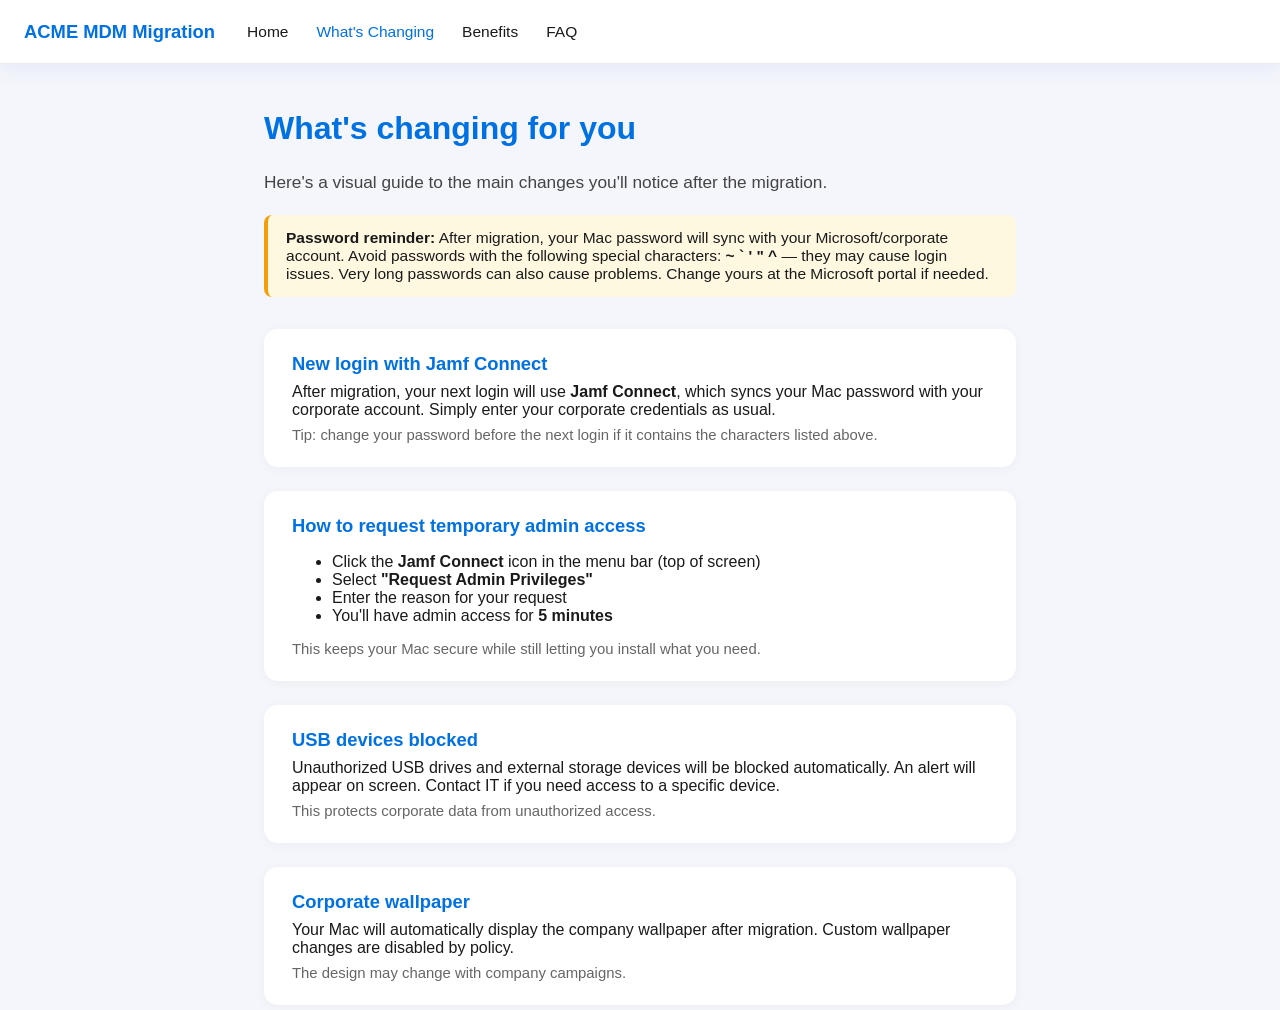
<file: html/novidades.html>
<!DOCTYPE html>
<html lang="en">

<head>
  <meta charset="UTF-8">
  <meta name="viewport" content="width=device-width,initial-scale=1">
  <title>What's Changing | ACME MDM Migration</title>
  <style>
    :root {
      --accent: #0071e3;
      --dark: #1a1a1a;
      --bg: #f5f6fb;
      --white: #ffffff;
      --shadow: 0 4px 24px rgba(0, 80, 200, 0.08);
    }

    * {
      box-sizing: border-box;
    }

    body {
      margin: 0;
      background: var(--bg);
      color: var(--dark);
      font-family: -apple-system, BlinkMacSystemFont, 'Segoe UI', Roboto, sans-serif;
      min-height: 100vh;
    }

    nav {
      position: fixed;
      top: 0;
      left: 0;
      right: 0;
      background: var(--white);
      box-shadow: var(--shadow);
      z-index: 100;
      padding: 0 24px;
      height: 64px;
      display: flex;
      align-items: center;
      gap: 32px;
      border-bottom: 1px solid #ebebef;
    }

    nav .brand {
      font-size: 1.15rem;
      font-weight: 700;
      color: var(--accent);
      text-decoration: none;
    }

    nav ul {
      display: flex;
      list-style: none;
      margin: 0;
      padding: 0;
      gap: 28px;
    }

    nav ul li a {
      color: var(--dark);
      text-decoration: none;
      font-weight: 500;
      font-size: 0.97rem;
      transition: color .2s;
    }

    nav ul li a:hover,
    nav ul li a.active {
      color: var(--accent);
    }

    .header {
      max-width: 800px;
      margin: 110px auto 32px;
      padding: 0 24px;
    }

    .header h1 {
      font-size: 2rem;
      color: var(--accent);
      font-weight: 700;
    }

    .header p {
      font-size: 1.08rem;
      color: #444;
      line-height: 1.7;
    }

    .notice {
      background: #fff8e1;
      border-left: 4px solid #f59e0b;
      padding: 14px 18px;
      border-radius: 8px;
      margin-bottom: 28px;
      font-size: 0.97rem;
    }

    .cards {
      max-width: 800px;
      margin: 0 auto 60px;
      padding: 0 24px;
      display: flex;
      flex-direction: column;
      gap: 24px;
    }

    .card {
      background: var(--white);
      border-radius: 14px;
      box-shadow: 0 2px 12px rgba(0, 0, 0, 0.04);
      padding: 24px 28px;
      display: flex;
      gap: 24px;
      align-items: flex-start;
    }

    .card img,
    .card video {
      border-radius: 10px;
      width: 220px;
      max-width: 100%;
      cursor: pointer;
      transition: transform .15s, box-shadow .18s;
    }

    .card img:hover,
    .card video:hover {
      transform: scale(1.04);
      box-shadow: 0 6px 28px rgba(0, 0, 0, 0.15);
    }

    .card-body {
      flex: 1;
    }

    .card-title {
      font-size: 1.15rem;
      font-weight: 700;
      color: var(--accent);
      margin-bottom: 8px;
    }

    .card-caption {
      font-size: 0.93rem;
      color: #666;
      margin-top: 8px;
    }

    #modal {
      display: none;
      position: fixed;
      inset: 0;
      background: rgba(20, 20, 30, 0.8);
      z-index: 9999;
      justify-content: center;
      align-items: center;
    }

    #modal-content img,
    #modal-content video {
      max-width: 90vw;
      max-height: 82vh;
      border-radius: 16px;
    }

    .modal-close {
      position: absolute;
      top: 24px;
      right: 40px;
      font-size: 2rem;
      color: #eee;
      background: none;
      border: none;
      cursor: pointer;
    }
  </style>
</head>

<body>
  <nav>
    <a class="brand" href="index.html">ACME MDM Migration</a>
    <ul>
      <li><a href="index.html">Home</a></li>
      <li><a href="novidades.html" class="active">What's Changing</a></li>
      <li><a href="beneficios.html">Benefits</a></li>
      <li><a href="faq.html">FAQ</a></li>
    </ul>
  </nav>

  <div class="header">
    <h1>What's changing for you</h1>
    <p>Here's a visual guide to the main changes you'll notice after the migration.</p>
    <div class="notice">
      <b>Password reminder:</b> After migration, your Mac password will sync with your Microsoft/corporate account.
      Avoid passwords with the following special characters: <b>~ ` ' " ^</b> — they may cause login issues.
      Very long passwords can also cause problems. Change yours at the Microsoft portal if needed.
    </div>
  </div>

  <div class="cards">
    <div class="card">
      <!-- Replace src with your own login screenshot or GIF -->
      <!-- <img src="./images/login_sso.gif" alt="New login screen" onclick="showModal(this)"> -->
      <div class="card-body">
        <div class="card-title">New login with Jamf Connect</div>
        <div>After migration, your next login will use <b>Jamf Connect</b>, which syncs your Mac password with your
          corporate account. Simply enter your corporate credentials as usual.</div>
        <div class="card-caption">Tip: change your password before the next login if it contains the characters listed
          above.</div>
      </div>
    </div>

    <div class="card">
      <!-- Replace src with your own screen recording -->
      <!-- <video src="./images/request_admin.mov" onclick="showModal(this)"></video> -->
      <div class="card-body">
        <div class="card-title">How to request temporary admin access</div>
        <ul>
          <li>Click the <b>Jamf Connect</b> icon in the menu bar (top of screen)</li>
          <li>Select <b>"Request Admin Privileges"</b></li>
          <li>Enter the reason for your request</li>
          <li>You'll have admin access for <b>5 minutes</b></li>
        </ul>
        <div class="card-caption">This keeps your Mac secure while still letting you install what you need.</div>
      </div>
    </div>

    <div class="card">
      <!-- Replace src with your own USB block screenshot -->
      <!-- <img src="./images/usb_block_message.png" alt="USB blocked alert" onclick="showModal(this)"> -->
      <div class="card-body">
        <div class="card-title">USB devices blocked</div>
        <div>Unauthorized USB drives and external storage devices will be blocked automatically. An alert will appear on
          screen. Contact IT if you need access to a specific device.</div>
        <div class="card-caption">This protects corporate data from unauthorized access.</div>
      </div>
    </div>

    <div class="card">
      <!-- Replace src with your own wallpaper screenshot -->
      <!-- <img src="./images/wallpaper.png" alt="Corporate wallpaper" onclick="showModal(this)"> -->
      <div class="card-body">
        <div class="card-title">Corporate wallpaper</div>
        <div>Your Mac will automatically display the company wallpaper after migration. Custom wallpaper changes are
          disabled by policy.</div>
        <div class="card-caption">The design may change with company campaigns.</div>
      </div>
    </div>
  </div>

  <div id="modal">
    <button class="modal-close" onclick="closeModal()">&times;</button>
    <div id="modal-content"></div>
  </div>
  <script>
    function showModal(el) {
      var html = el.tagName === "IMG"
        ? "<img src='" + el.src + "'>"
        : "<video src='" + el.src + "' controls autoplay></video>";
      document.getElementById("modal-content").innerHTML = html;
      document.getElementById("modal").style.display = "flex";
    }
    function closeModal() {
      document.getElementById("modal").style.display = "none";
      document.getElementById("modal-content").innerHTML = "";
    }
    document.getElementById("modal").onclick = function (e) {
      if (e.target.id === "modal") closeModal();
    };
  </script>
</body>

</html>
</file>
